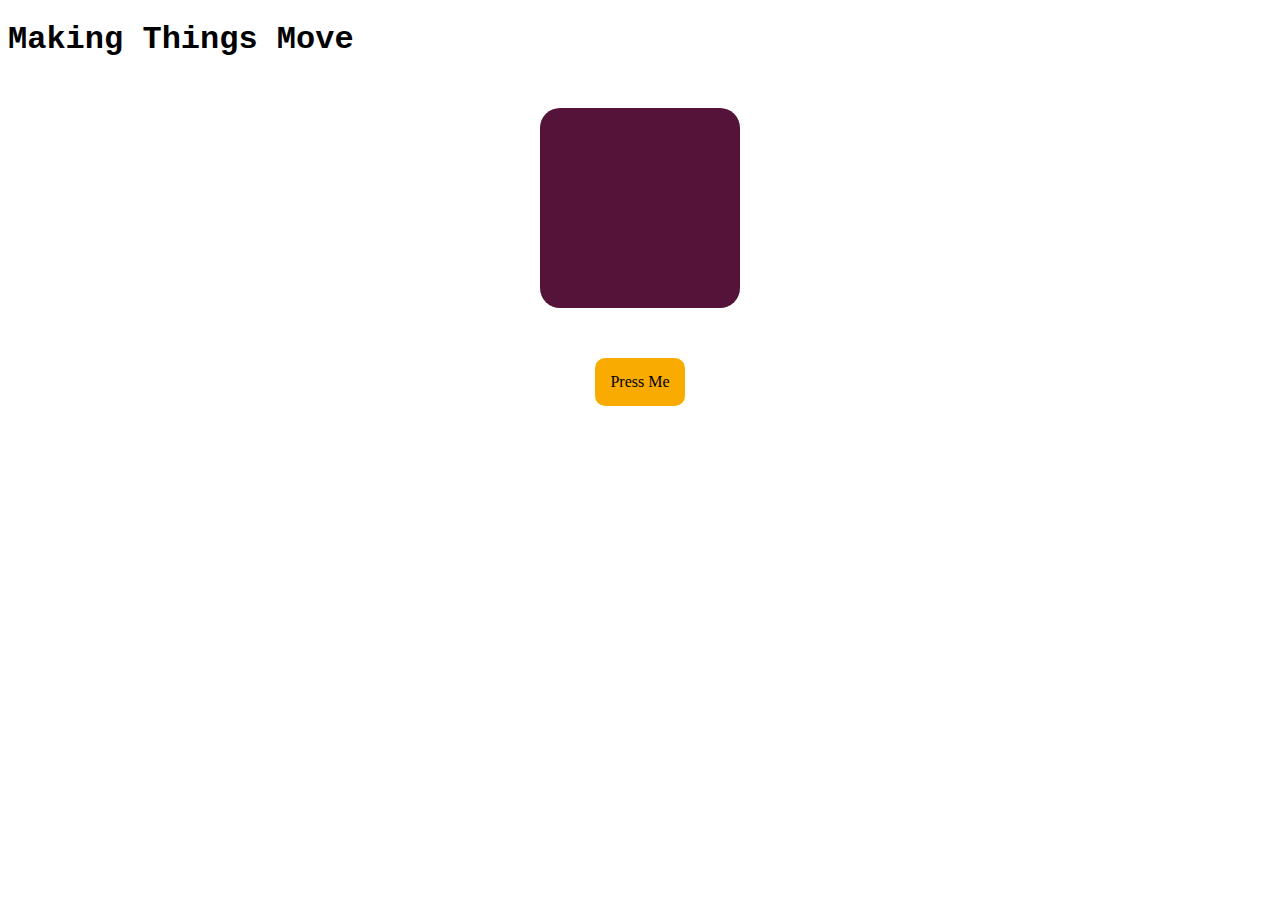
<file: 05-css-transitions/index.html>
<!DOCTYPE html>
<html lang="en">
<head>
    <meta charset="UTF-8">
    <meta name="viewport" content="width=device-width, initial-scale=1.0">
    <title>CSS Transitions</title>
    <link rel="stylesheet" href="css/style.css">
</head>
<body>
    
</body>
<header>
    <h1 class="title">Making Things Move</h1>
</header>
<main>
    <div class="square"></div>
    <div class="button-div">
        <a href="#" class="button">Press Me</a>
    </div>
</main>

</html>
</file>
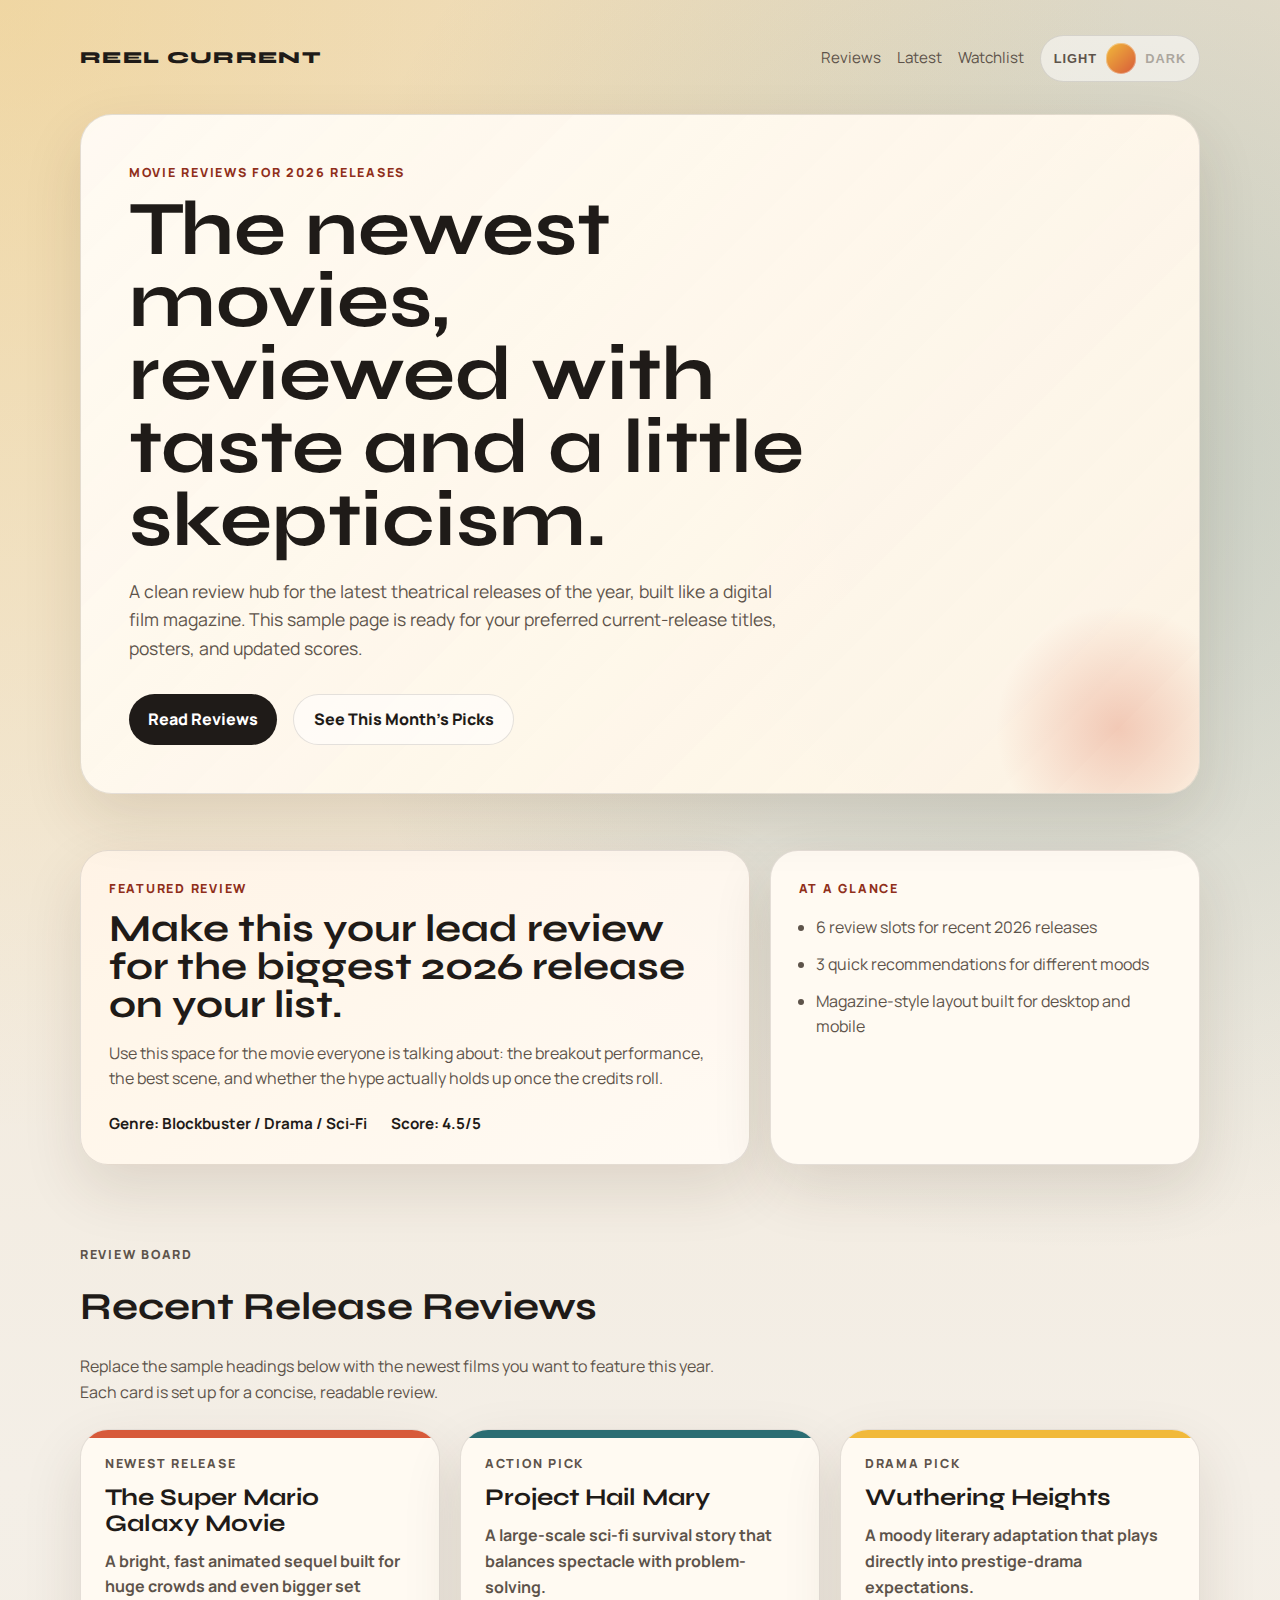
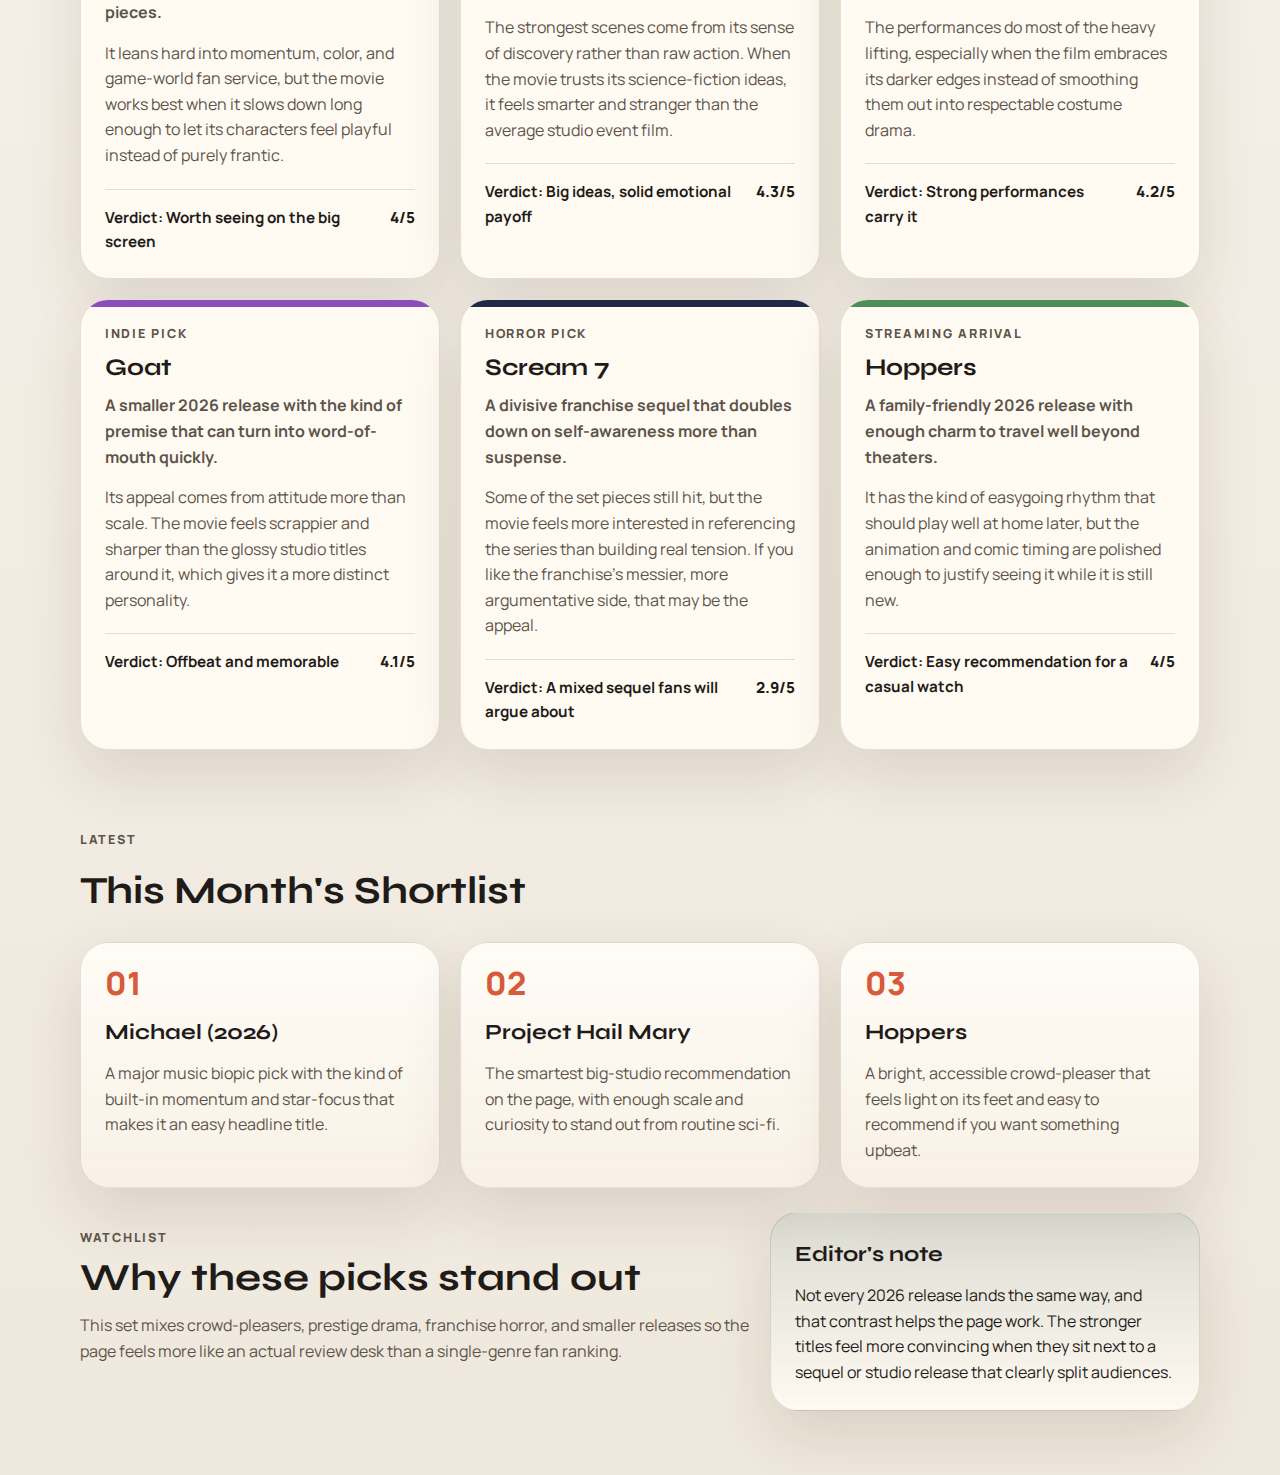
<file: copilot-stuff/index.html>
<!DOCTYPE html>
<html lang="en">
<head>
	<meta charset="UTF-8">
	<meta name="viewport" content="width=device-width, initial-scale=1.0">
	<title>Reel Current | 2026 Movie Reviews</title>
	<link rel="preconnect" href="https://fonts.googleapis.com">
	<link rel="preconnect" href="https://fonts.gstatic.com" crossorigin>
	<link href="https://fonts.googleapis.com/css2?family=Manrope:wght@400;500;700;800&family=Syne:wght@500;700;800&display=swap" rel="stylesheet">
	<link rel="stylesheet" href="css/style.css">
</head>
<body>
	<header class="hero">
		<nav class="topbar">
			<p class="brand">Reel Current</p>
			<div class="topbar-controls">
				<div class="topbar-links">
				<a href="#reviews">Reviews</a>
				<a href="#latest">Latest</a>
				<a href="#watchlist">Watchlist</a>
				</div>
				<button class="theme-toggle" id="theme-toggle" type="button" aria-label="Toggle dark mode" aria-pressed="false">
					<span class="theme-toggle-track">
						<span class="theme-toggle-label theme-toggle-label-light">Light</span>
						<span class="theme-toggle-thumb"></span>
						<span class="theme-toggle-label theme-toggle-label-dark">Dark</span>
					</span>
				</button>
			</div>
		</nav>

		<section class="hero-content">
			<p class="eyebrow">Movie Reviews for 2026 Releases</p>
			<h1>The newest movies, reviewed with taste and a little skepticism.</h1>
			<p class="hero-copy">
				A clean review hub for the latest theatrical releases of the year, built like a digital film magazine.
				This sample page is ready for your preferred current-release titles, posters, and updated scores.
			</p>
			<div class="hero-actions">
				<a class="button button-solid" href="#reviews">Read Reviews</a>
				<a class="button button-ghost" href="#latest">See This Month's Picks</a>
			</div>
		</section>
	</header>

	<main>
		<section class="highlights" aria-label="Review highlights">
			<article class="highlight-card featured">
				<p class="card-label">Featured Review</p>
				<h2>Make this your lead review for the biggest 2026 release on your list.</h2>
				<p>
					Use this space for the movie everyone is talking about: the breakout performance, the best scene,
					and whether the hype actually holds up once the credits roll.
				</p>
				<div class="meta-row">
					<span>Genre: Blockbuster / Drama / Sci-Fi</span>
					<span>Score: 4.5/5</span>
				</div>
			</article>

			<article class="highlight-card stat-card">
				<p class="card-label">At a Glance</p>
				<ul>
					<li>6 review slots for recent 2026 releases</li>
					<li>3 quick recommendations for different moods</li>
					<li>Magazine-style layout built for desktop and mobile</li>
				</ul>
			</article>
		</section>

		<section class="reviews-section" id="reviews">
			<div class="section-heading">
				<p class="eyebrow">Review Board</p>
				<h2>Recent Release Reviews</h2>
				<p>
					Replace the sample headings below with the newest films you want to feature this year.
					Each card is set up for a concise, readable review.
				</p>
			</div>

			<div class="review-grid">
				<article class="review-card review-card-accent-1">
					<p class="review-tag">Newest Release</p>
					<h3>The Super Mario Galaxy Movie</h3>
					<p class="review-subtitle">A bright, fast animated sequel built for huge crowds and even bigger set pieces.</p>
					<p>
						It leans hard into momentum, color, and game-world fan service, but the movie works best when it slows
						down long enough to let its characters feel playful instead of purely frantic.
					</p>
					<div class="review-footer">
						<span>Verdict: Worth seeing on the big screen</span>
						<strong>4/5</strong>
					</div>
				</article>

				<article class="review-card review-card-accent-2">
					<p class="review-tag">Action Pick</p>
					<h3>Project Hail Mary</h3>
					<p class="review-subtitle">A large-scale sci-fi survival story that balances spectacle with problem-solving.</p>
					<p>
						The strongest scenes come from its sense of discovery rather than raw action. When the movie trusts its
						science-fiction ideas, it feels smarter and stranger than the average studio event film.
					</p>
					<div class="review-footer">
						<span>Verdict: Big ideas, solid emotional payoff</span>
						<strong>4.3/5</strong>
					</div>
				</article>

				<article class="review-card review-card-accent-3">
					<p class="review-tag">Drama Pick</p>
					<h3>Wuthering Heights</h3>
					<p class="review-subtitle">A moody literary adaptation that plays directly into prestige-drama expectations.</p>
					<p>
						The performances do most of the heavy lifting, especially when the film embraces its darker edges instead
						of smoothing them out into respectable costume drama.
					</p>
					<div class="review-footer">
						<span>Verdict: Strong performances carry it</span>
						<strong>4.2/5</strong>
					</div>
				</article>

				<article class="review-card review-card-accent-4">
					<p class="review-tag">Indie Pick</p>
					<h3>Goat</h3>
					<p class="review-subtitle">A smaller 2026 release with the kind of premise that can turn into word-of-mouth quickly.</p>
					<p>
						Its appeal comes from attitude more than scale. The movie feels scrappier and sharper than the glossy
						studio titles around it, which gives it a more distinct personality.
					</p>
					<div class="review-footer">
						<span>Verdict: Offbeat and memorable</span>
						<strong>4.1/5</strong>
					</div>
				</article>

				<article class="review-card review-card-accent-5">
					<p class="review-tag">Horror Pick</p>
					<h3>Scream 7</h3>
					<p class="review-subtitle">A divisive franchise sequel that doubles down on self-awareness more than suspense.</p>
					<p>
						Some of the set pieces still hit, but the movie feels more interested in referencing the series than building
						real tension. If you like the franchise's messier, more argumentative side, that may be the appeal.
					</p>
					<div class="review-footer">
						<span>Verdict: A mixed sequel fans will argue about</span>
						<strong>2.9/5</strong>
					</div>
				</article>

				<article class="review-card review-card-accent-6">
					<p class="review-tag">Streaming Arrival</p>
					<h3>Hoppers</h3>
					<p class="review-subtitle">A family-friendly 2026 release with enough charm to travel well beyond theaters.</p>
					<p>
						It has the kind of easygoing rhythm that should play well at home later, but the animation and comic timing
						are polished enough to justify seeing it while it is still new.
					</p>
					<div class="review-footer">
						<span>Verdict: Easy recommendation for a casual watch</span>
						<strong>4/5</strong>
					</div>
				</article>
			</div>
		</section>

		<section class="latest-section" id="latest">
			<div class="section-heading compact">
				<p class="eyebrow">Latest</p>
				<h2>This Month's Shortlist</h2>
			</div>

			<div class="latest-grid">
				<article class="mini-panel">
					<span class="mini-rank">01</span>
					<h3>Michael (2026)</h3>
					<p>A major music biopic pick with the kind of built-in momentum and star-focus that makes it an easy headline title.</p>
				</article>
				<article class="mini-panel">
					<span class="mini-rank">02</span>
					<h3>Project Hail Mary</h3>
					<p>The smartest big-studio recommendation on the page, with enough scale and curiosity to stand out from routine sci-fi.</p>
				</article>
				<article class="mini-panel">
					<span class="mini-rank">03</span>
					<h3>Hoppers</h3>
					<p>A bright, accessible crowd-pleaser that feels light on its feet and easy to recommend if you want something upbeat.</p>
				</article>
			</div>
		</section>

		<section class="watchlist-section" id="watchlist">
			<div class="watchlist-copy">
				<p class="eyebrow">Watchlist</p>
				<h2>Why these picks stand out</h2>
				<p>
					This set mixes crowd-pleasers, prestige drama, franchise horror, and smaller releases so the page feels
					more like an actual review desk than a single-genre fan ranking.
				</p>
			</div>

			<div class="watchlist-panel">
				<h3>Editor's note</h3>
				<p>
					Not every 2026 release lands the same way, and that contrast helps the page work. The stronger titles feel
					more convincing when they sit next to a sequel or studio release that clearly split audiences.
				</p>
			</div>
		</section>
	</main>
	<script>
		const themeToggle = document.getElementById("theme-toggle");
		const storageKey = "reel-current-theme";

		const setTheme = (theme) => {
			document.body.classList.toggle("dark-mode", theme === "dark");
			themeToggle.setAttribute("aria-pressed", String(theme === "dark"));
			localStorage.setItem(storageKey, theme);
		};

		const savedTheme = localStorage.getItem(storageKey);
		const preferredTheme = window.matchMedia("(prefers-color-scheme: dark)").matches ? "dark" : "light";
		setTheme(savedTheme || preferredTheme);

		themeToggle.addEventListener("click", () => {
			const nextTheme = document.body.classList.contains("dark-mode") ? "light" : "dark";
			setTheme(nextTheme);
		});
	</script>
</body>
</html>
</file>
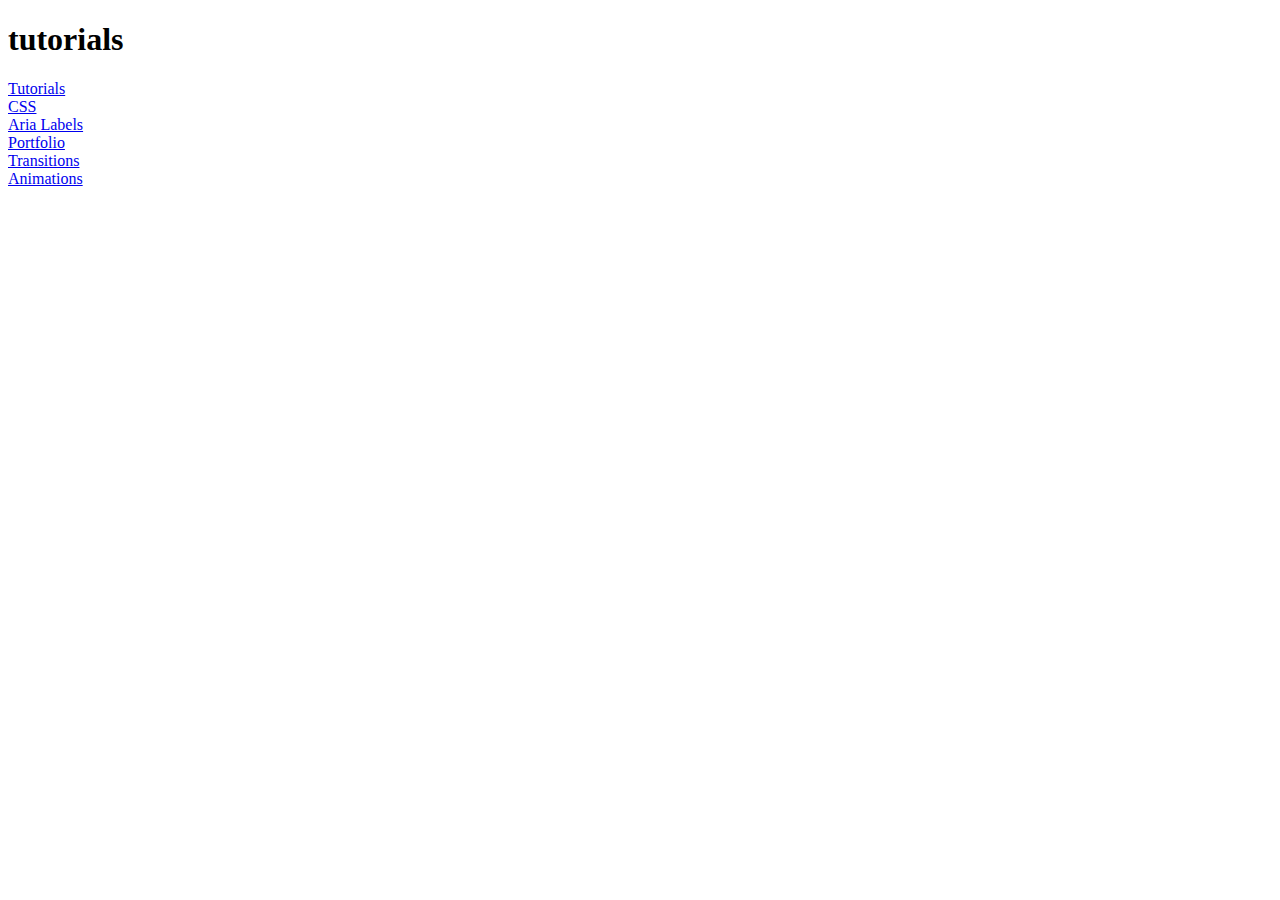
<file: main/index.html>
<!DOCTYPE html>
<html lang="en">
<head>
    <meta charset="UTF-8">
    <meta name="viewport" content="width=device-width, initial-scale=1.0">
    <title>Welcome</title>
</head>
<body>
       <h1>tutorials</h1>
    <a href="../tutorials/01-html/index.html">Tutorials</a> <div></div>
    <a href="../tutorials/01-html/something-else.html">CSS</a> <div></div>
    <a href="../03-html/participation/index.html">Aria Labels</a> <div></div>
    <a href="../04-css/03-css-single-page-portfolio/index.html">Portfolio</a><div></div>
    <a href="../05-css-transitions/index.html">Transitions</a><div></div>
    <a href="../tutorials/06-css-animations/index.html">Animations</a><div></div>

</body>
</html>
</file>
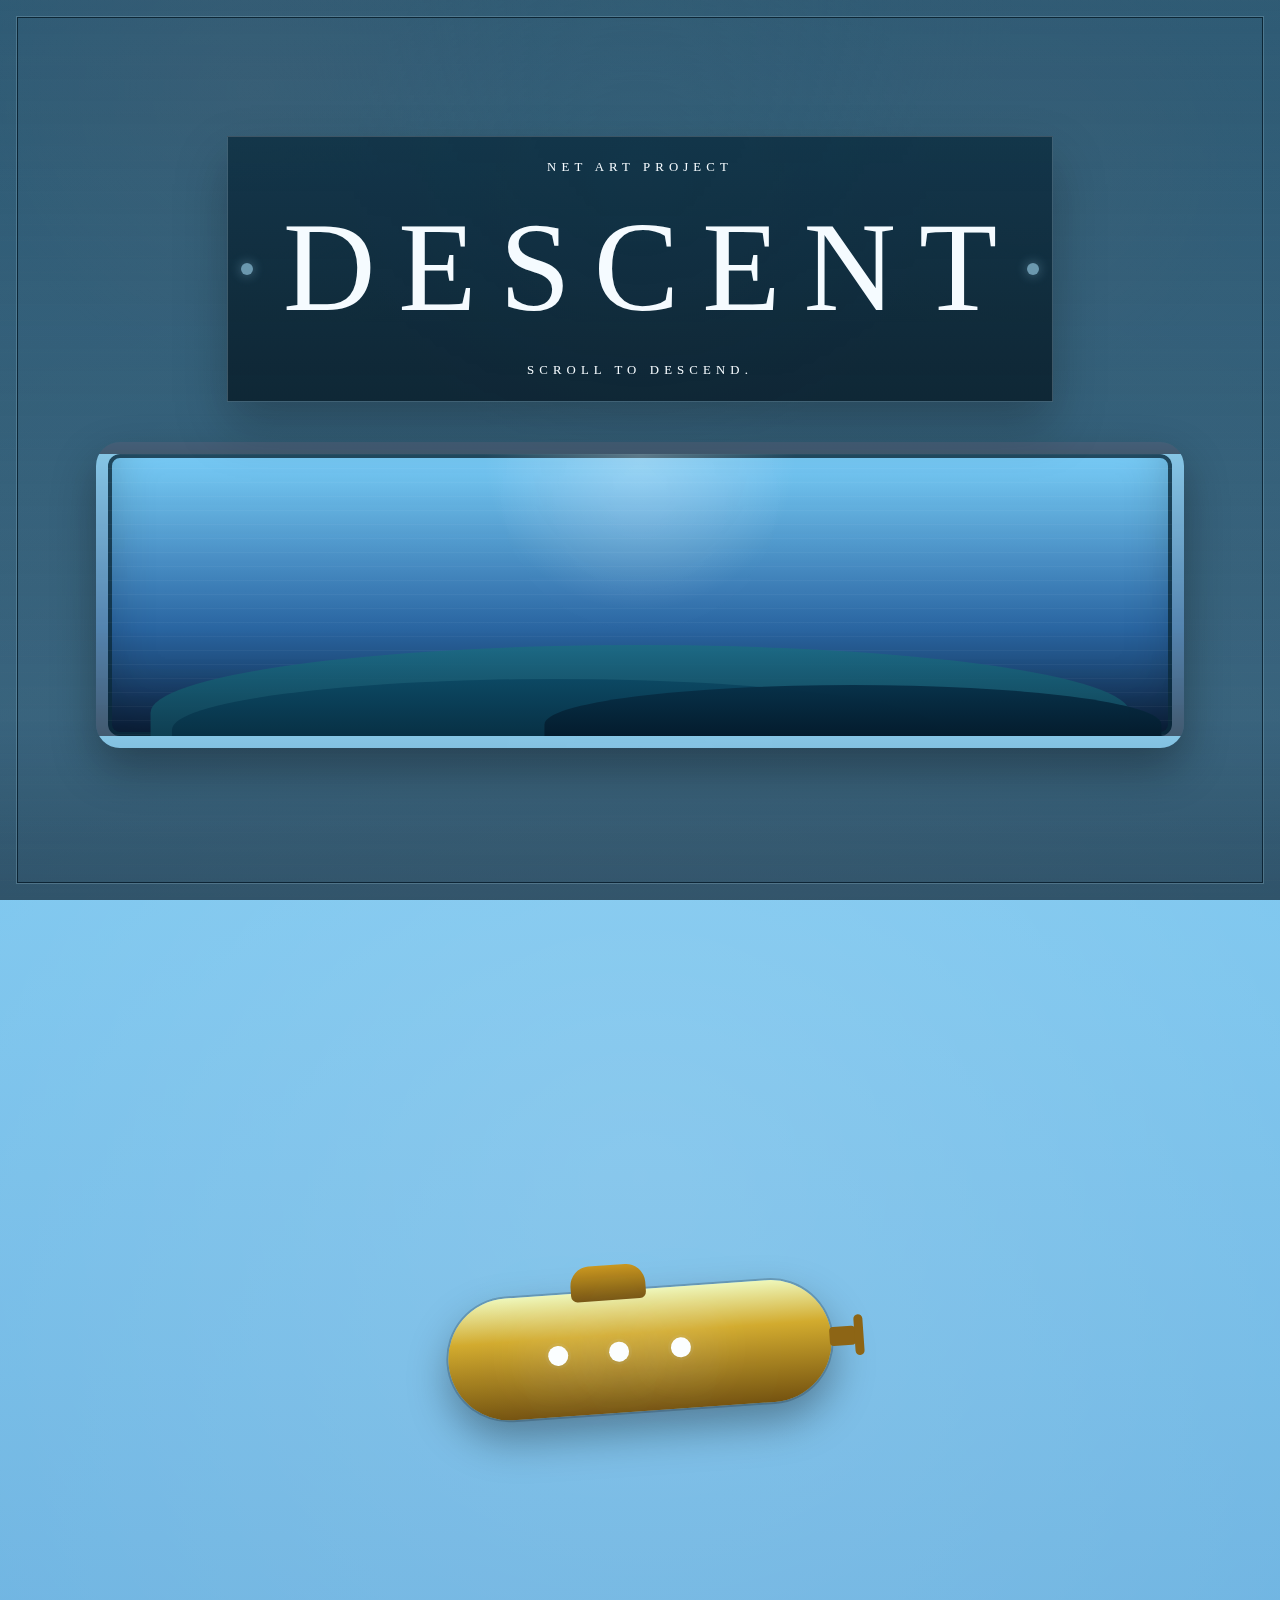
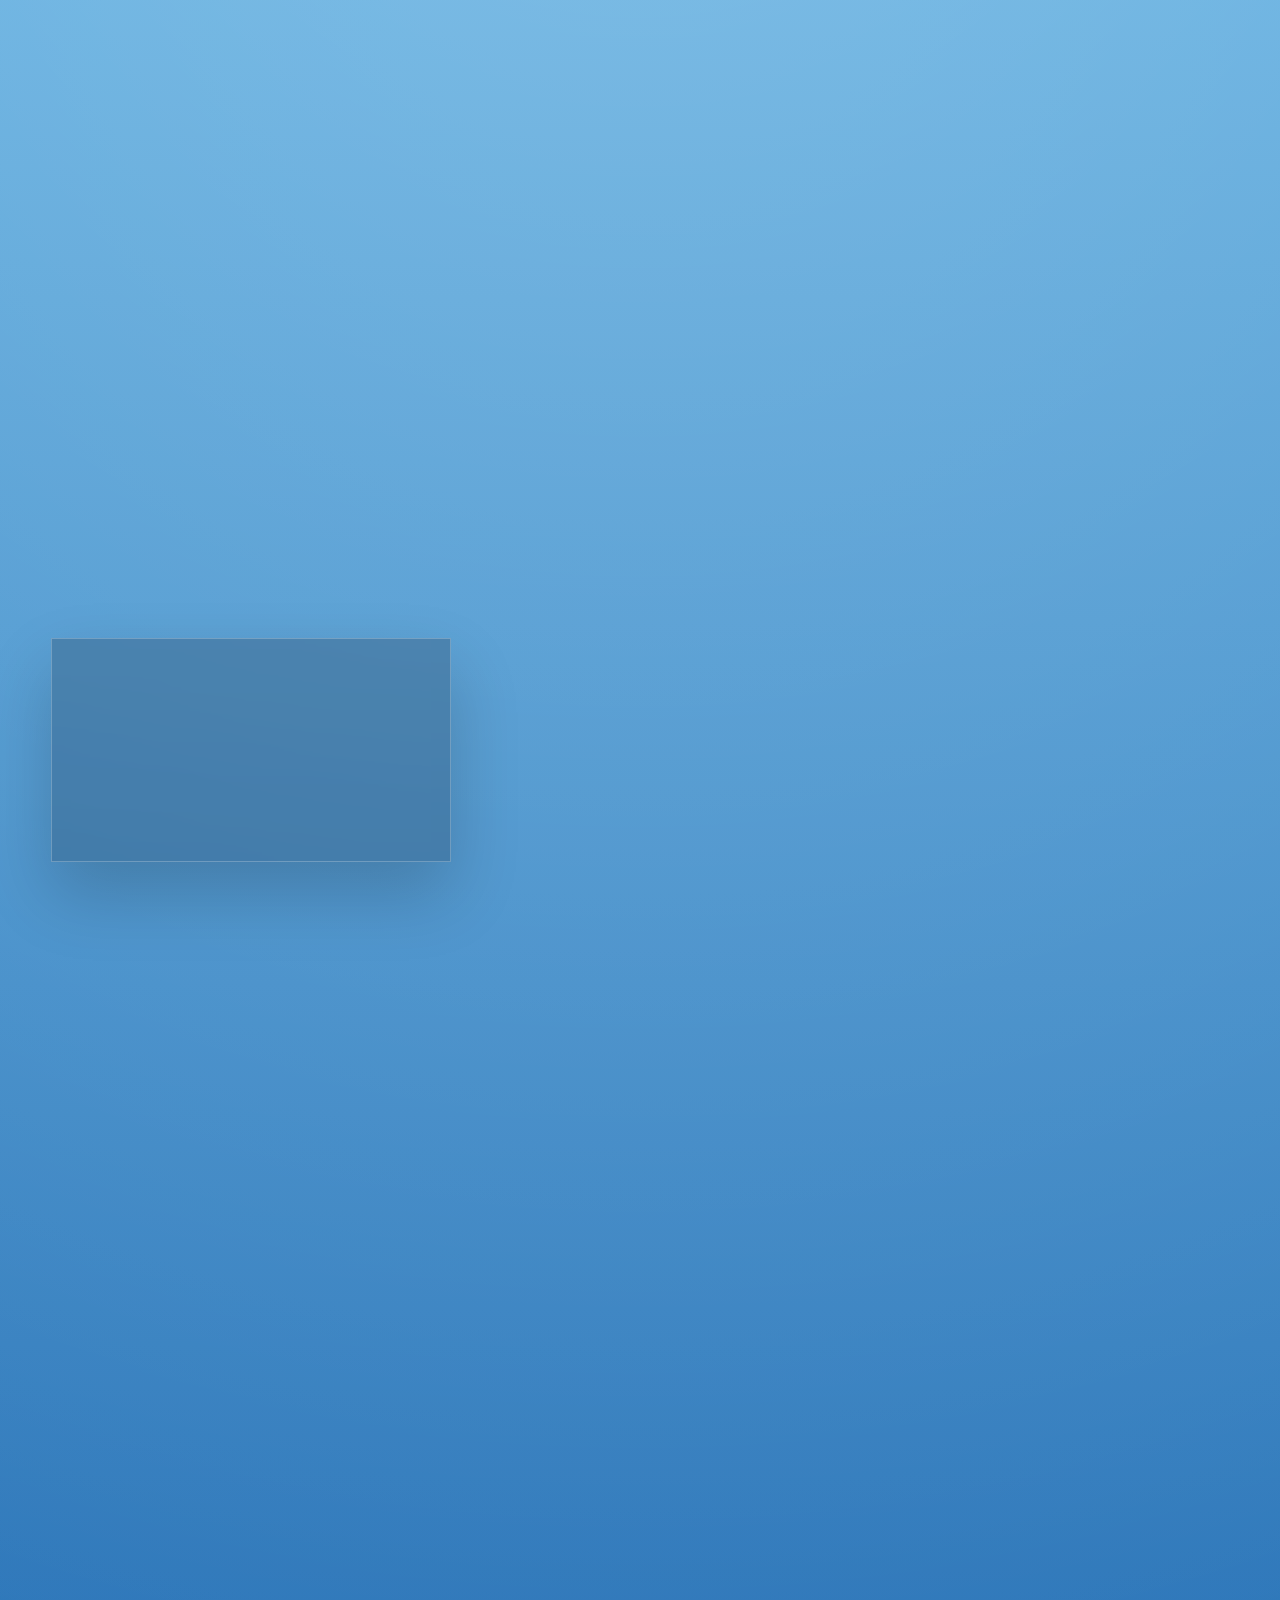
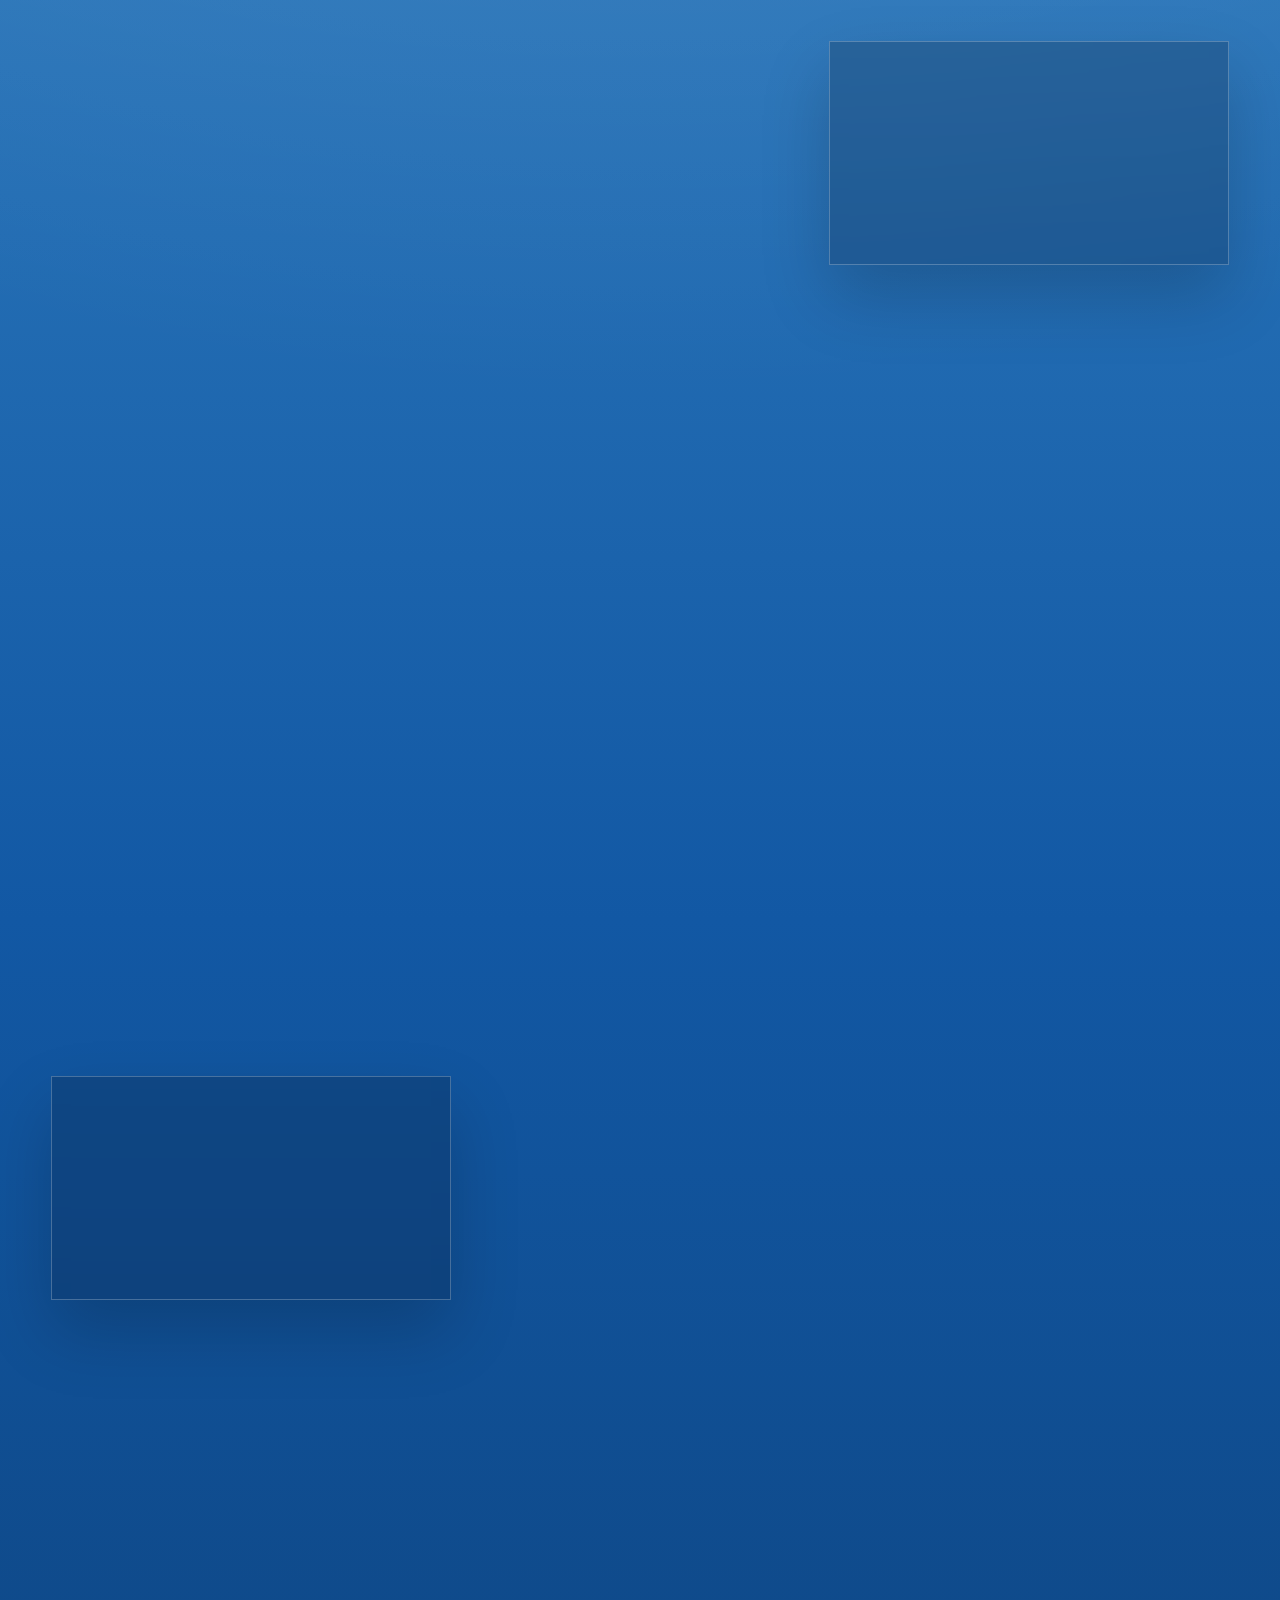
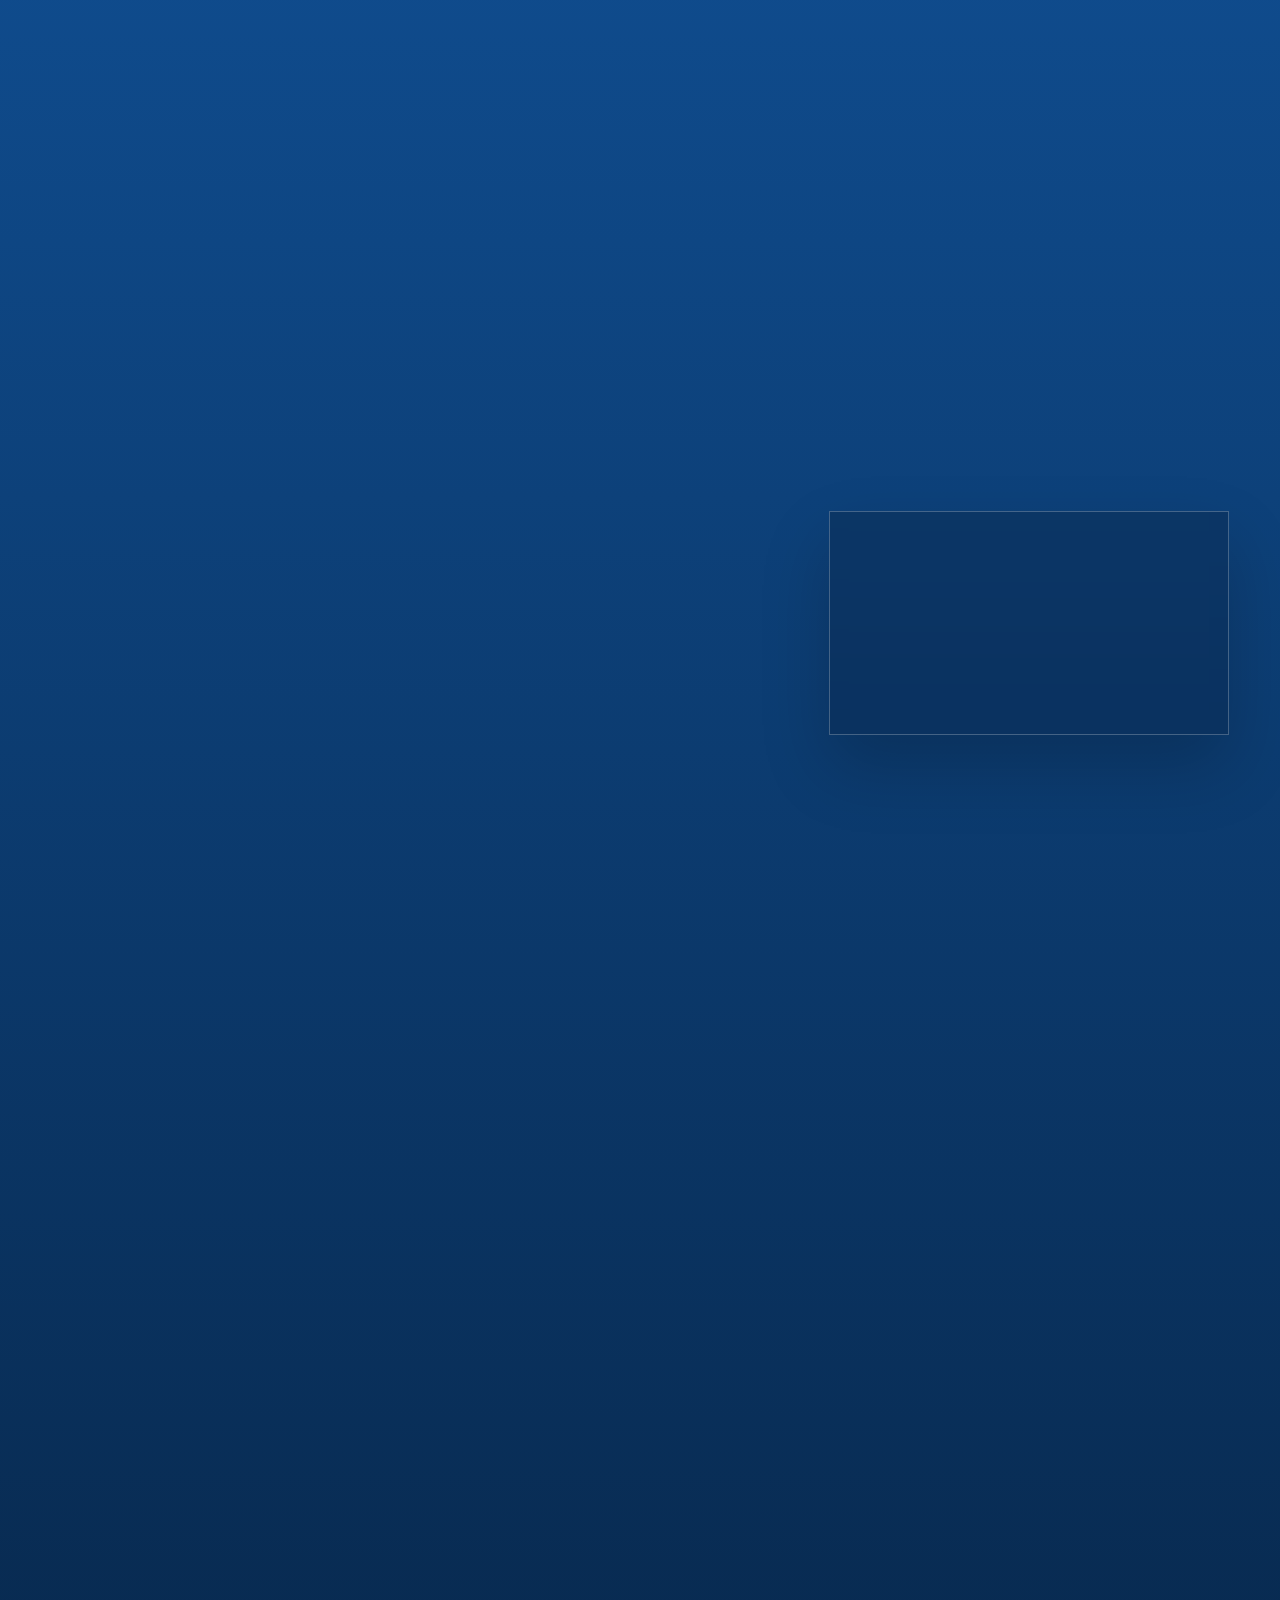
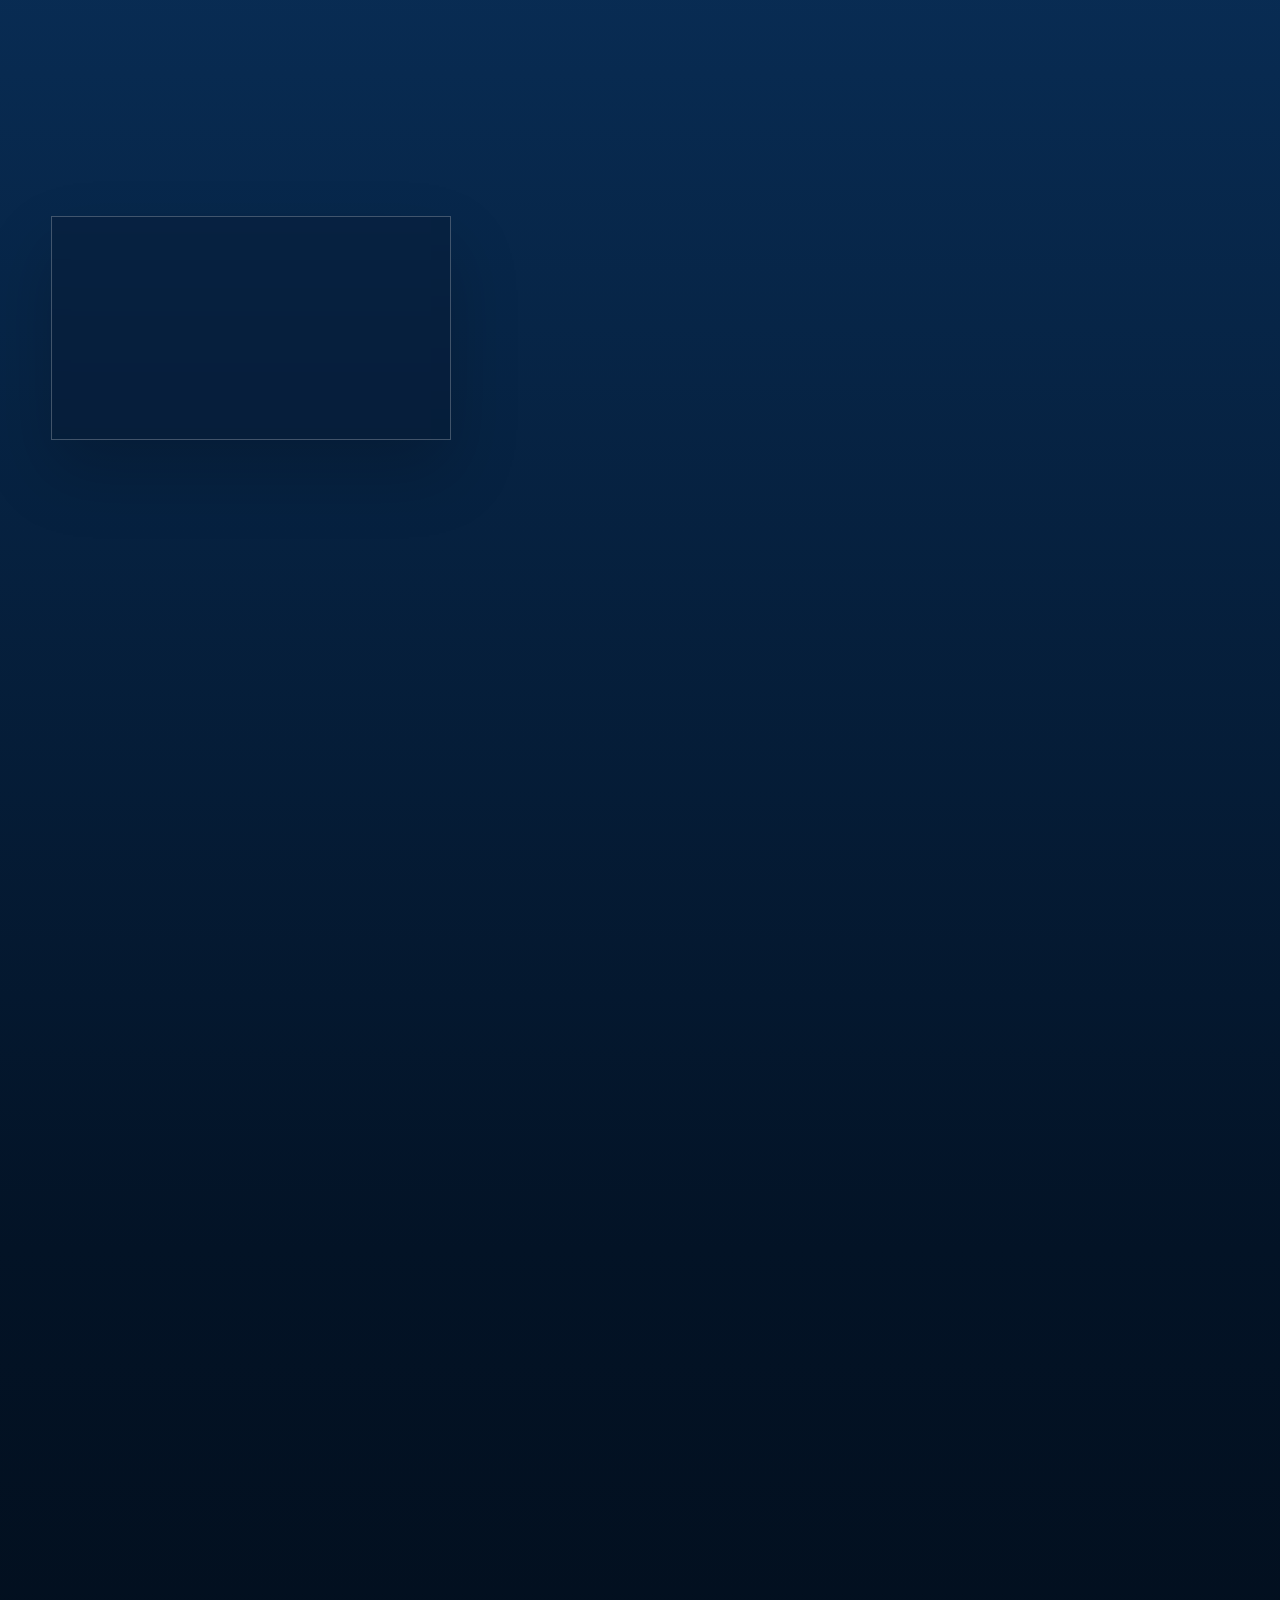
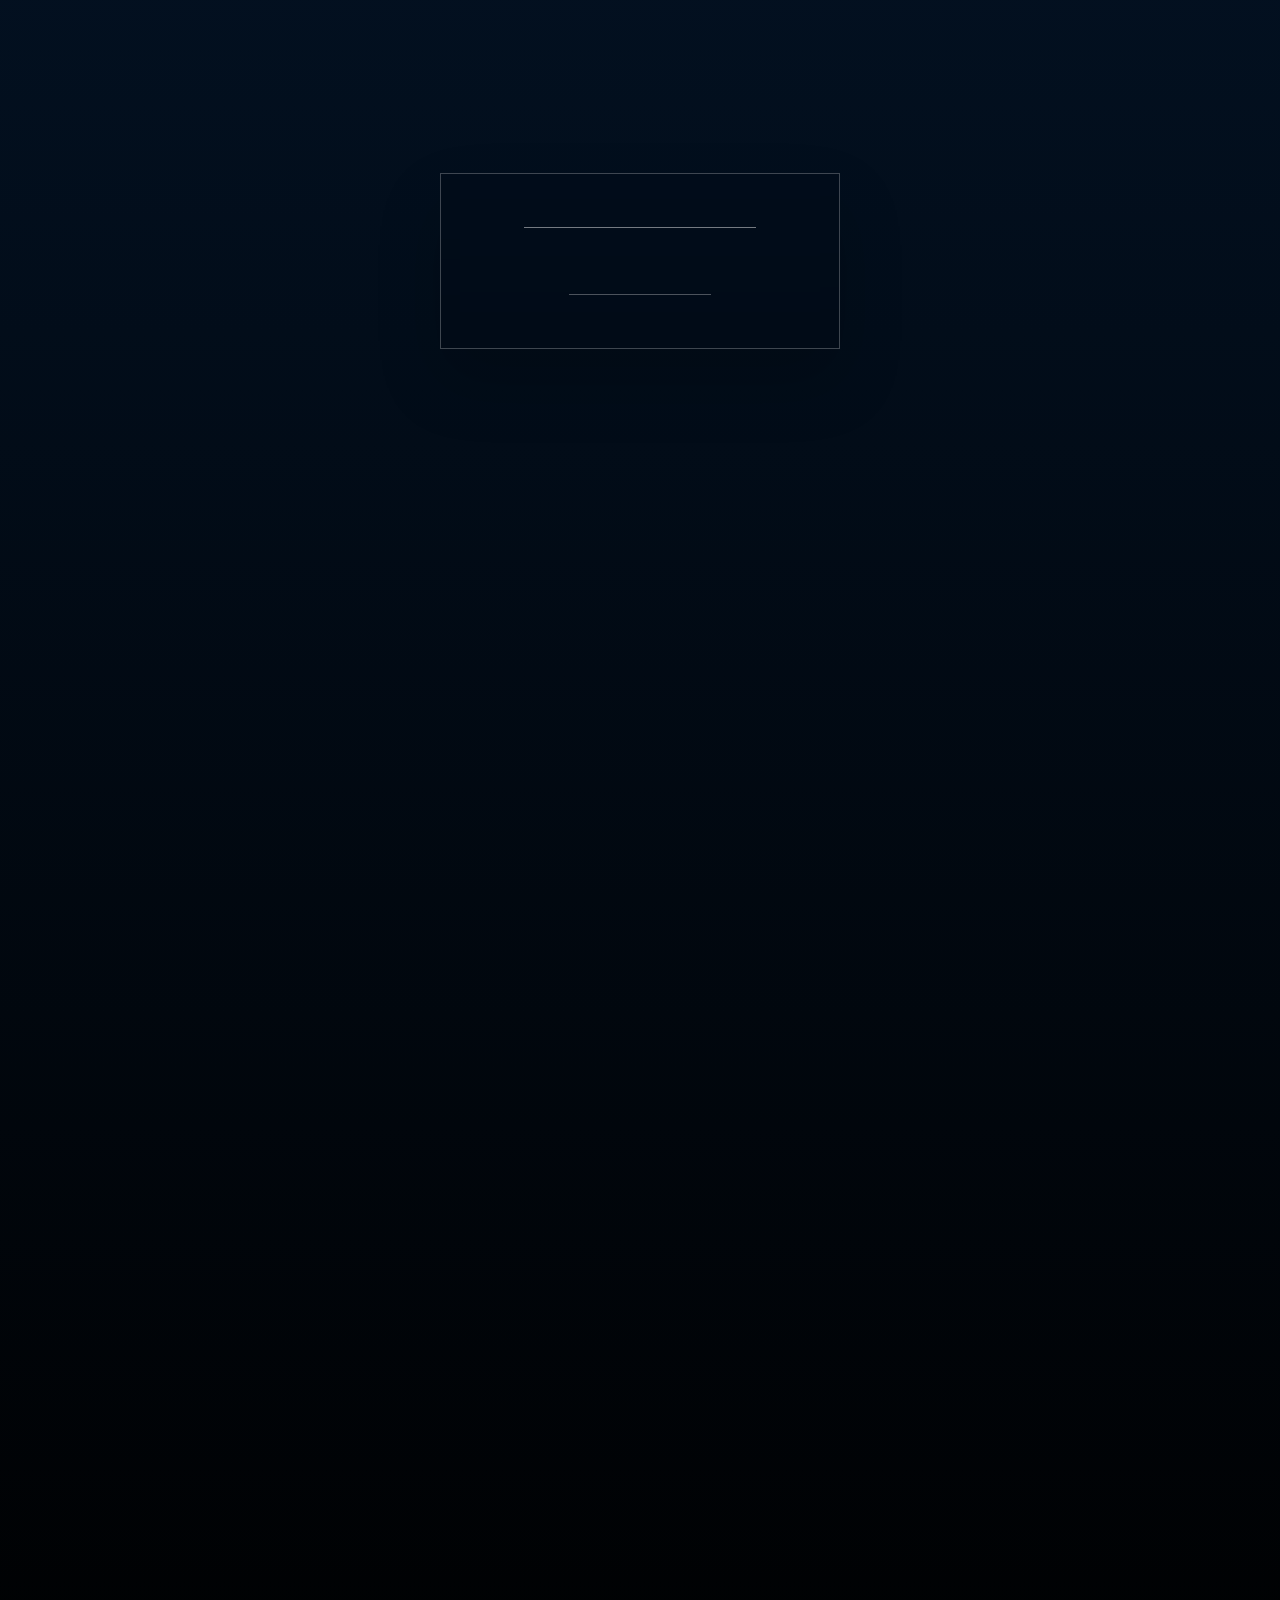
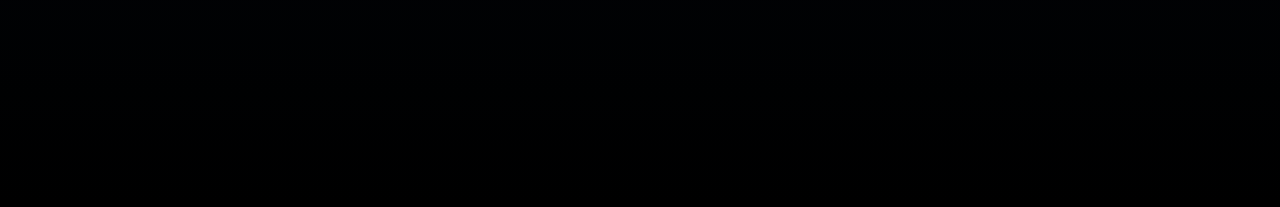
<file: netartproj/index.html>
<!DOCTYPE html>
<html lang="en">

<head>
	<meta charset="UTF-8">
	<meta name="viewport" content="width=device-width, initial-scale=1.0">
	<title>Net Art Descent</title>
	<link rel="stylesheet" href="css/style.css">
</head>

<body>
	<div class="page-shell">
		<header class="intro-panel">
			<div class="intro-console">
				<p class="intro-kicker">NET ART PROJECT</p>
				<h1>DESCENT</h1>
				<p class="intro-direction">Scroll to descend.</p>
			</div>
			<div class="intro-window" aria-hidden="true">
				<span class="hill hill-back"></span>
				<span class="hill hill-mid"></span>
				<span class="hill hill-front"></span>
			</div>
		</header>

		<main class="story-world">
			<div class="ocean-filter"></div>
			<div class="story-track" aria-hidden="true"></div>

			<section class="submarine-stage" aria-label="Animated submarine scene">
				<div class="submarine-wrap">
					<div class="submarine" id="submarine" role="img" aria-label="Submarine silhouette descending through the ocean">
						<div class="submarine-body">
						</div>
						<span class="submarine-window window-one"></span>
						<span class="submarine-window window-two"></span>
						<span class="submarine-window window-three"></span>
						<span class="submarine-tail"></span>
						<span class="submarine-propeller"></span>
					</div>
				</div>
			</section>

			<section class="story-section story-section-left story-section-surface">
				<div class="text-card text-card-left">
					<h2>&nbsp;</h2>
					<p>&nbsp;</p>
					<p>&nbsp;</p>
				</div>
			</section>

			<section class="story-section story-section-right story-section-mid">
				<div class="text-card text-card-right">
					<h2>&nbsp;</h2>
					<p>&nbsp;</p>
					<p>&nbsp;</p>
				</div>
			</section>

			<section class="story-section story-section-left story-section-deep">
				<div class="text-card text-card-left">
					<h2>&nbsp;</h2>
					<p>&nbsp;</p>
					<p>&nbsp;</p>
				</div>
			</section>

			<section class="story-section story-section-right story-section-abyss">
				<div class="text-card text-card-right">
					<h2>&nbsp;</h2>
					<p>&nbsp;</p>
					<p>&nbsp;</p>
				</div>
			</section>

			<section class="story-section story-section-left story-section-blackwater">
				<div class="text-card text-card-left">
					<h2>&nbsp;</h2>
					<p>&nbsp;</p>
					<p>&nbsp;</p>
				</div>
			</section>

			<section class="story-section story-section-ending">
				<div class="ending-panel">
					<span class="ending-line"></span>
					<span class="ending-line ending-line-short"></span>
				</div>
			</section>
		</main>
	</div>

	<script src="javascript/animation.js"></script>
</body>

</html>
</file>
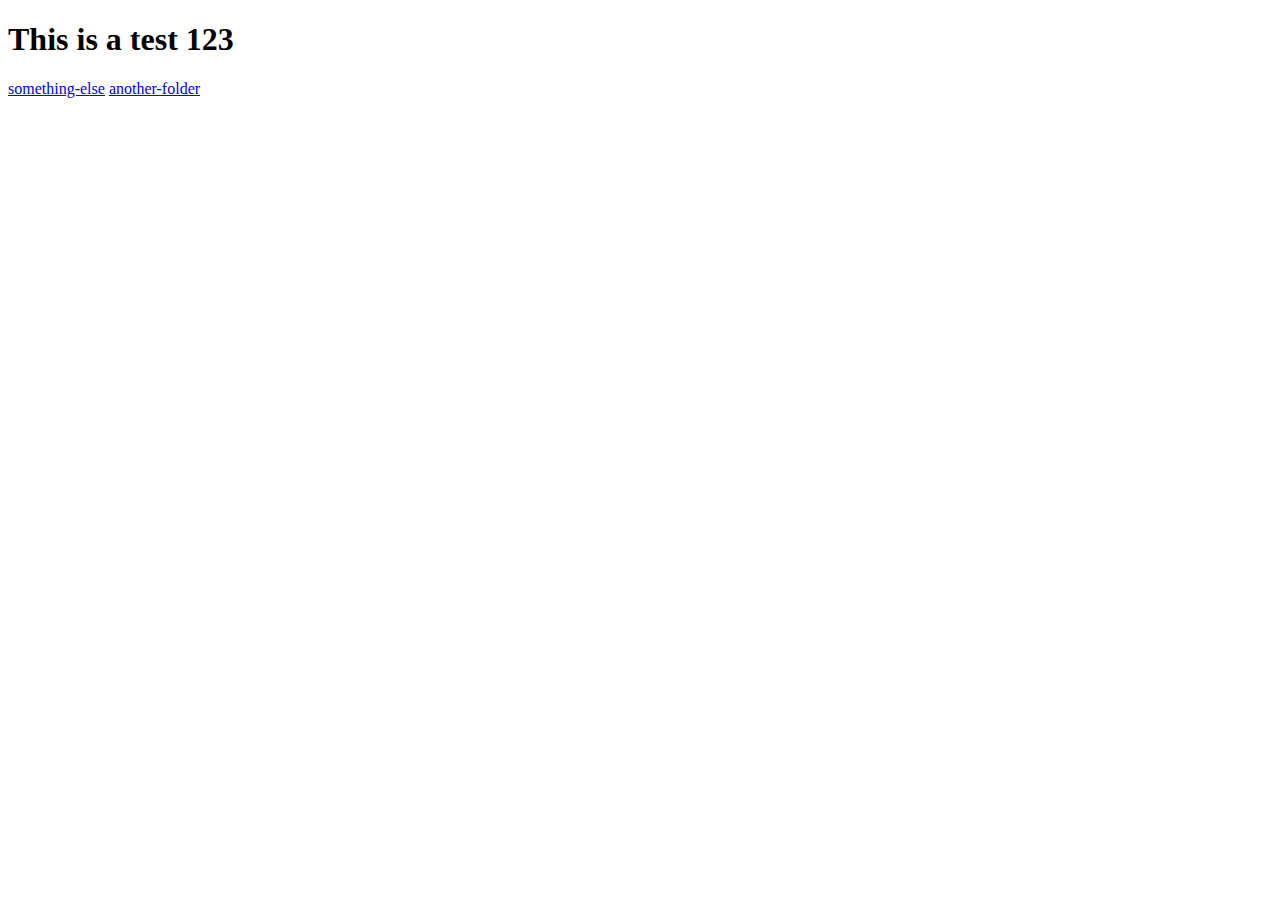
<file: tutorials/index.html>
<!DOCTYPE html>
<html lang="en">
<head>
    <meta charset="UTF-8">
    <meta name="viewport" content="width=device-width, initial-scale=1.0">
    <title>Tut 0</title>
</head>
<body>
    <h1>This is a test 123</h1>
    <a href="something-else.html">something-else</a>
    <a href="another-folder">another-folder</a>
</body>
</html>
</file>
<file: 05-css-transitions/css/style.css>
.title {
    font-family: 'Courier New', Courier, monospace;

}

.square {
   background-color: rgb(85, 19, 57);
   height: 200px;
   width: 200px;
   border-radius: 20px;
   margin: 50px auto;
   transition: transform 1s;
}

.square:hover {
    background-color: rgb(29, 28, 116);
    transform: rotate(30deg);
}

.button {
    color: rgb(0, 0, 0);
    background-color: rgb(250, 171, 1);
    padding: 15px;
    margin: 50px auto;
    border-radius: 10px;
    text-decoration: none;
    display: block;
    width: fit-content;
    transition: all .5s;
}

.button:hover {
    background-color: rgb(123, 21, 136);
    color: rgb(255, 255, 255);
    transform: scale(1.5);

}
.button-div {
    text-align: center;
}
</file>
<file: copilot-stuff/css/style.css>
:root {
	--bg: #f4efe7;
	--surface: rgba(255, 252, 246, 0.85);
	--surface-strong: #fffaf2;
	--text: #1f1b18;
	--muted: #5d534a;
	--line: rgba(31, 27, 24, 0.12);
	--accent: #d75a3a;
	--accent-deep: #8f2f1a;
	--gold: #f1b93a;
	--teal: #2b6d73;
	--shadow: 0 24px 60px rgba(68, 44, 20, 0.12);
}

* {
	box-sizing: border-box;
	margin: 0;
	padding: 0;
}

html {
	scroll-behavior: smooth;
}

body {
	min-height: 100vh;
	font-family: "Manrope", sans-serif;
	color: var(--text);
	background:
		radial-gradient(circle at top left, rgba(241, 185, 58, 0.3), transparent 34%),
		radial-gradient(circle at 85% 15%, rgba(43, 109, 115, 0.22), transparent 28%),
		linear-gradient(180deg, #efe3d0 0%, var(--bg) 48%, #efe8dd 100%);
	line-height: 1.6;
}

a {
	color: inherit;
	text-decoration: none;
}

img {
	display: block;
	max-width: 100%;
}

.hero,
main {
	width: min(1120px, calc(100% - 2rem));
	margin: 0 auto;
}

.hero {
	padding: 1.2rem 0 2rem;
}

.topbar {
	display: flex;
	align-items: center;
	justify-content: space-between;
	gap: 1rem;
	padding: 1rem 0 2rem;
}

.brand,
h1,
h2,
h3 {
	font-family: "Syne", sans-serif;
}

.brand {
	font-size: 1.05rem;
	font-weight: 800;
	letter-spacing: 0.08em;
	text-transform: uppercase;
}

.topbar-links {
	display: flex;
	gap: 1rem;
	font-size: 0.95rem;
	color: var(--muted);
}

.topbar-controls {
	display: flex;
	align-items: center;
	gap: 1rem;
}

.theme-toggle {
	border: 1px solid var(--line);
	background: rgba(255, 255, 255, 0.52);
	border-radius: 999px;
	padding: 0.25rem;
	cursor: pointer;
	color: var(--text);
	transition: background-color 0.2s ease, border-color 0.2s ease, transform 0.2s ease;
}

.theme-toggle:hover {
	transform: translateY(-1px);
}

.theme-toggle-track {
	display: grid;
	grid-template-columns: auto 1.9rem auto;
	align-items: center;
	gap: 0.55rem;
	padding: 0.2rem 0.55rem;
	font-size: 0.8rem;
	font-weight: 800;
	text-transform: uppercase;
	letter-spacing: 0.08em;
}

.theme-toggle-label {
	color: var(--muted);
}

.theme-toggle-thumb {
	width: 1.9rem;
	height: 1.9rem;
	border-radius: 50%;
	background: linear-gradient(135deg, var(--gold), var(--accent));
	box-shadow: inset 0 0 0 1px rgba(255, 255, 255, 0.35);
}

.hero-content {
	padding: 3rem;
	border: 1px solid var(--line);
	border-radius: 32px;
	background:
		linear-gradient(135deg, rgba(255, 250, 242, 0.94), rgba(253, 243, 226, 0.82)),
		var(--surface);
	box-shadow: var(--shadow);
	position: relative;
	overflow: hidden;
}

.hero-content::after {
	content: "";
	position: absolute;
	inset: auto -3rem -4rem auto;
	width: 16rem;
	height: 16rem;
	border-radius: 50%;
	background: radial-gradient(circle, rgba(215, 90, 58, 0.28), transparent 68%);
}

.eyebrow,
.card-label,
.review-tag {
	text-transform: uppercase;
	letter-spacing: 0.14em;
	font-size: 0.78rem;
	font-weight: 800;
	color: var(--accent-deep);
}

h1 {
	max-width: 12ch;
	margin-top: 0.6rem;
	font-size: clamp(3rem, 6vw, 5.8rem);
	line-height: 0.95;
}

.hero-copy {
	max-width: 42rem;
	margin-top: 1.25rem;
	font-size: 1.1rem;
	color: var(--muted);
}

.hero-actions {
	display: flex;
	flex-wrap: wrap;
	gap: 1rem;
	margin-top: 2rem;
}

.button {
	display: inline-flex;
	align-items: center;
	justify-content: center;
	min-height: 3rem;
	padding: 0.75rem 1.2rem;
	border-radius: 999px;
	font-weight: 800;
	transition: transform 0.2s ease, background-color 0.2s ease;
}

.button:hover {
	transform: translateY(-2px);
}

.button-solid {
	background: var(--text);
	color: #fff;
}

.button-ghost {
	border: 1px solid var(--line);
	background: rgba(255, 255, 255, 0.55);
}

main {
	padding-bottom: 4rem;
}

.highlights,
.watchlist-section {
	display: grid;
	grid-template-columns: 1.4fr 0.9fr;
	gap: 1.25rem;
	margin-top: 1.5rem;
}

.highlight-card,
.review-card,
.mini-panel,
.watchlist-panel {
	border: 1px solid var(--line);
	border-radius: 28px;
	background: var(--surface-strong);
	box-shadow: var(--shadow);
}

.highlight-card {
	padding: 1.75rem;
}

.featured {
	background: linear-gradient(145deg, rgba(255, 244, 230, 0.96), rgba(255, 250, 244, 0.96));
}

.featured h2,
.section-heading h2,
.watchlist-copy h2 {
	font-size: clamp(2rem, 3vw, 3rem);
	line-height: 1;
	margin: 0.65rem 0 1rem;
}

.featured p:not(.card-label),
.section-heading p,
.watchlist-copy p,
.mini-panel p,
.review-card p {
	color: var(--muted);
}

.meta-row {
	display: flex;
	flex-wrap: wrap;
	gap: 0.75rem 1.5rem;
	margin-top: 1.25rem;
	font-size: 0.95rem;
	font-weight: 700;
	color: var(--text);
}

.stat-card ul,
.watchlist-panel ul {
	margin-top: 1rem;
	padding-left: 1.1rem;
	color: var(--muted);
}

.stat-card li,
.watchlist-panel li {
	margin-bottom: 0.7rem;
}

.reviews-section,
.latest-section {
	margin-top: 5rem;
}

.section-heading {
	display: grid;
	gap: 0.75rem;
	max-width: 42rem;
	margin-bottom: 1.5rem;
}

.section-heading.compact {
	margin-bottom: 1rem;
}

.review-grid,
.latest-grid {
	display: grid;
	gap: 1.25rem;
}

.review-grid {
	grid-template-columns: repeat(3, minmax(0, 1fr));
}

.review-card {
	padding: 1.5rem;
	position: relative;
	overflow: hidden;
	min-height: 17rem;
}

.review-card::before {
	content: "";
	position: absolute;
	inset: 0 0 auto 0;
	height: 0.45rem;
}

.review-card h3 {
	margin-top: 0.7rem;
	font-size: 1.5rem;
	line-height: 1.05;
}

.review-subtitle {
	margin: 0.8rem 0 0.95rem;
	font-weight: 700;
}

.review-footer {
	display: flex;
	justify-content: space-between;
	gap: 1rem;
	margin-top: 1.25rem;
	padding-top: 1rem;
	border-top: 1px solid var(--line);
	font-size: 0.95rem;
	font-weight: 700;
}

.review-card-accent-1::before { background: #d75a3a; }
.review-card-accent-2::before { background: #2b6d73; }
.review-card-accent-3::before { background: #f1b93a; }
.review-card-accent-4::before { background: #8b4fbc; }
.review-card-accent-5::before { background: #202a44; }
.review-card-accent-6::before { background: #4e8f57; }

.latest-grid {
	grid-template-columns: repeat(3, minmax(0, 1fr));
}

.mini-panel {
	padding: 1.5rem;
	background: linear-gradient(180deg, rgba(255, 252, 246, 1), rgba(248, 241, 230, 0.95));
}

.mini-rank {
	display: inline-block;
	margin-bottom: 1rem;
	color: var(--accent);
	font-size: 2rem;
	font-weight: 800;
	line-height: 1;
}

.mini-panel h3,
.watchlist-panel h3 {
	font-size: 1.35rem;
	margin-bottom: 0.7rem;
}

.watchlist-copy {
	padding: 1rem 0;
}

.watchlist-panel {
	padding: 1.5rem;
	background: linear-gradient(180deg, rgba(43, 109, 115, 0.1), rgba(255, 250, 242, 0.95));
}

body.dark-mode {
	--bg: #11151d;
	--surface: rgba(23, 29, 40, 0.88);
	--surface-strong: #181f2b;
	--text: #ecedf2;
	--muted: #a6afc1;
	--line: rgba(236, 237, 242, 0.12);
	--accent: #ff8b5d;
	--accent-deep: #ffc49f;
	--gold: #f4c34d;
	--teal: #6cc7cf;
	--shadow: 0 26px 70px rgba(0, 0, 0, 0.34);
	background:
		radial-gradient(circle at top left, rgba(255, 139, 93, 0.14), transparent 32%),
		radial-gradient(circle at 85% 15%, rgba(108, 199, 207, 0.16), transparent 28%),
		linear-gradient(180deg, #0f131a 0%, #141a23 42%, #0f131a 100%);
}

body.dark-mode .hero-content {
	background:
		linear-gradient(135deg, rgba(31, 39, 54, 0.96), rgba(20, 27, 39, 0.9)),
		var(--surface);
}

body.dark-mode .featured {
	background: linear-gradient(145deg, rgba(39, 29, 27, 0.96), rgba(27, 34, 46, 0.96));
}

body.dark-mode .highlight-card,
body.dark-mode .review-card,
body.dark-mode .mini-panel,
body.dark-mode .watchlist-panel {
	background: var(--surface-strong);
}

body.dark-mode .mini-panel {
	background: linear-gradient(180deg, rgba(24, 31, 43, 1), rgba(18, 24, 34, 0.96));
}

body.dark-mode .watchlist-panel {
	background: linear-gradient(180deg, rgba(108, 199, 207, 0.12), rgba(24, 31, 43, 0.96));
}

body.dark-mode .button-solid {
	background: linear-gradient(135deg, var(--accent), #ffb16f);
	color: #18130f;
}

body.dark-mode .button-ghost,
body.dark-mode .theme-toggle {
	background: rgba(255, 255, 255, 0.06);
}

body.dark-mode .theme-toggle-thumb {
	background: linear-gradient(135deg, var(--teal), #245e7a);
}

body.dark-mode .theme-toggle-label-light,
body:not(.dark-mode) .theme-toggle-label-dark {
	opacity: 0.45;
}

body.dark-mode .theme-toggle-label-dark,
body:not(.dark-mode) .theme-toggle-label-light {
	opacity: 1;
}

@media (max-width: 960px) {
	.highlights,
	.watchlist-section,
	.review-grid,
	.latest-grid {
		grid-template-columns: 1fr;
	}

	.hero-content {
		padding: 2rem;
	}

	h1 {
		max-width: 10ch;
	}
}

@media (max-width: 640px) {
	.hero,
	main {
		width: min(100% - 1rem, 1120px);
	}

	.topbar {
		flex-direction: column;
		align-items: flex-start;
		padding-bottom: 1.5rem;
	}

	.topbar-controls {
		width: 100%;
		flex-direction: column;
		align-items: flex-start;
	}

	.topbar-links {
		flex-wrap: wrap;
	}

	.theme-toggle {
		width: 100%;
	}

	.theme-toggle-track {
		justify-content: space-between;
	}

	.hero-content {
		border-radius: 24px;
		padding: 1.5rem;
	}

	h1 {
		font-size: clamp(2.5rem, 12vw, 4rem);
	}

	.button,
	.review-footer {
		width: 100%;
	}

	.review-footer {
		flex-direction: column;
	}
}
</file>
<file: netartproj/css/style.css>
:root {
	--surface: #78d6ff;
	--midwater: #1258a4;
	--deepwater: #031326;
	--abyss: #000000;
	--text: #f5fbff;
	--panel: rgba(3, 12, 27, 0.2);
	--panel-border: rgba(255, 255, 255, 0.24);
	--ambient-opacity: 0;
	--submarine-tilt: -4deg;
	--submarine-drift: 0px;
	--submarine-drop: 0px;
	--submarine-scale: 1;
	--shell-opacity: 1;
	--conning-opacity: 1;
	--window-opacity: 1;
	--window-glow: 0.75;
	--submarine-shadow: 0.35;
}

* {
	box-sizing: border-box;
	margin: 0;
	padding: 0;
}

html {
	scroll-behavior: smooth;
}

body {
	min-height: 100vh;
	overflow-x: hidden;
	background:
		radial-gradient(circle at 50% 12%, rgba(255, 255, 255, 0.28), transparent 28%),
		linear-gradient(180deg, var(--surface) 0%, var(--midwater) 42%, var(--deepwater) 78%, var(--abyss) 100%);
	color: var(--text);
	font-family: Georgia, "Times New Roman", serif;
}

body::before,
body::after {
	content: "";
	position: fixed;
	inset: 0;
	pointer-events: none;
	z-index: -3;
}

body::before {
	background:
		radial-gradient(circle at 20% 10%, rgba(255, 255, 255, 0.2), transparent 22%),
		radial-gradient(circle at 80% 18%, rgba(255, 255, 255, 0.12), transparent 18%),
		radial-gradient(circle at 50% 0%, rgba(170, 238, 255, 0.2), transparent 34%);
	opacity: calc(1 - var(--ambient-opacity));
	transition: opacity 0.2s linear;
}

body::after {
	background: linear-gradient(180deg, rgba(0, 0, 0, 0.02) 0%, rgba(0, 0, 0, 1) 100%);
	opacity: var(--ambient-opacity);
	transition: opacity 0.2s linear;
}

img {
	display: block;
	max-width: 100%;
}

.page-shell {
	position: relative;
}

.intro-panel {
	position: relative;
	z-index: 2;
	display: grid;
	place-items: center;
	align-content: center;
	gap: 2.5rem;
	min-height: 100vh;
	padding: 2rem 2rem 3rem;
	background:
		linear-gradient(180deg, rgba(4, 30, 51, 0.68) 0%, rgba(4, 23, 39, 0.52) 100%),
		radial-gradient(circle at 50% 20%, rgba(150, 224, 255, 0.2), transparent 30%);
	text-align: center;
	overflow: hidden;
}

.intro-panel::before {
	content: "";
	position: absolute;
	inset: 1rem;
	border: 1px solid rgba(187, 223, 239, 0.22);
	box-shadow: inset 0 0 0 1px rgba(7, 29, 43, 0.85);
	pointer-events: none;
}

.intro-console {
	position: relative;
	z-index: 2;
	padding: 1.4rem 2rem;
	border: 1px solid rgba(210, 239, 255, 0.24);
	background: linear-gradient(180deg, rgba(10, 43, 62, 0.8), rgba(4, 22, 34, 0.78));
	box-shadow: 0 1.5rem 3rem rgba(0, 0, 0, 0.25);
}

.intro-console::before,
.intro-console::after {
	content: "";
	position: absolute;
	top: 50%;
	width: 0.75rem;
	height: 0.75rem;
	border-radius: 50%;
	background: rgba(169, 222, 248, 0.6);
	box-shadow: 0 0 0.75rem rgba(169, 222, 248, 0.4);
	transform: translateY(-50%);
}

.intro-console::before {
	left: 0.8rem;
}

.intro-console::after {
	right: 0.8rem;
}

.intro-window {
	position: relative;
	width: min(92vw, 68rem);
	height: min(34vh, 20rem);
	border: 0.8rem solid rgba(155, 183, 197, 0.38);
	border-radius: 1.5rem;
	background:
		linear-gradient(180deg, rgba(125, 212, 255, 0.95) 0%, rgba(40, 101, 165, 0.9) 62%, rgba(9, 29, 56, 0.95) 100%),
		radial-gradient(circle at 50% 10%, rgba(255, 255, 255, 0.2), transparent 28%);
	box-shadow:
		0 1.2rem 2.8rem rgba(0, 0, 0, 0.32),
		inset 0 0 0 0.25rem rgba(11, 42, 60, 0.8),
		inset 0 -1.8rem 3rem rgba(0, 0, 0, 0.22);
	overflow: hidden;
}

.intro-window::before {
	content: "";
	position: absolute;
	inset: 0;
	background:
		radial-gradient(circle at 50% 0%, rgba(255, 255, 255, 0.28), transparent 26%),
		repeating-linear-gradient(180deg, rgba(255, 255, 255, 0.035) 0 1px, transparent 1px 14px);
}

.hill {
	position: absolute;
	left: 50%;
	bottom: -16%;
	border-radius: 50% 50% 0 0;
	transform: translateX(-50%);
}

.hill-back {
	width: 92%;
	height: 48%;
	background: linear-gradient(180deg, rgba(27, 107, 131, 0.88), rgba(10, 46, 63, 0.98));
}

.hill-mid {
	width: 72%;
	height: 36%;
	left: 42%;
	background: linear-gradient(180deg, rgba(11, 71, 98, 0.92), rgba(5, 31, 47, 1));
}

.hill-front {
	width: 58%;
	height: 28%;
	left: 70%;
	bottom: -10%;
	background: linear-gradient(180deg, rgba(7, 48, 72, 0.96), rgba(2, 17, 31, 1));
}

.intro-kicker,
.intro-direction {
	letter-spacing: 0.4em;
	text-transform: uppercase;
	font-size: 0.8rem;
}

.intro-kicker {
	margin-bottom: 1.2rem;
}

.intro-panel h1 {
	font-size: clamp(4rem, 12vw, 8rem);
	letter-spacing: 0.18em;
	text-indent: 0.18em;
	font-weight: 400;
}

.intro-direction {
	margin-top: 1.4rem;
}

.story-world {
	position: relative;
	padding-bottom: 42rem;
}

.ocean-filter,
.story-track {
	position: fixed;
	inset: 0;
	pointer-events: none;
}

.ocean-filter {
	z-index: -2;
	background:
		linear-gradient(180deg, rgba(120, 214, 255, 0.12), rgba(0, 0, 0, 0.1)),
		repeating-linear-gradient(180deg, rgba(255, 255, 255, 0.04) 0 1px, transparent 1px 16px);
	opacity: calc(0.7 - var(--ambient-opacity) * 0.62);
}

.story-track {
	z-index: -1;
	background: linear-gradient(180deg, rgba(255, 255, 255, 0.08), transparent 20%, transparent 80%, rgba(0, 0, 0, 0.38));
	opacity: calc(0.5 - var(--ambient-opacity) * 0.36);
}

.submarine-stage {
	position: sticky;
	top: 0;
	display: grid;
	place-items: center;
	min-height: 100vh;
	pointer-events: none;
	z-index: 2;
}

.submarine-wrap {
	position: relative;
	width: min(82vw, 38rem);
	aspect-ratio: 16 / 9;
}

.submarine {
	position: absolute;
	top: 50%;
	left: 50%;
	width: clamp(15rem, 34vw, 24rem);
	height: clamp(5rem, 10vw, 7.6rem);
	transform: translate(-50%, calc(-50% + var(--submarine-drift) + var(--submarine-drop))) rotate(var(--submarine-tilt)) scale(var(--submarine-scale));
	transform-origin: center;
	animation: submarineFloat 4.8s ease-in-out infinite;
}

.submarine-body {
	position: absolute;
	inset: 0;
	border-radius: 999px;
	background: linear-gradient(180deg, #eef7ba 0%, #d2ab2e 36%, #755310 100%);
	opacity: var(--shell-opacity);
	box-shadow: 0 0 0 2px rgba(10, 15, 20, 0.2), 0 1.2rem 2.6rem rgba(0, 0, 0, var(--submarine-shadow));
	transition: opacity 0.18s linear, box-shadow 0.18s linear;
}

.submarine-body::before {
	content: "";
	position: absolute;
	top: -1.65rem;
	left: 33%;
	width: 4.7rem;
	height: 2.2rem;
	border-radius: 1.2rem 1.2rem 0.4rem 0.4rem;
	background: linear-gradient(180deg, #c9971e 0%, #765310 100%);
	opacity: var(--conning-opacity);
	transition: opacity 0.18s linear;
}

.submarine-window {
	position: absolute;
	top: 50%;
	z-index: 2;
	width: 1.25rem;
	height: 1.25rem;
	border-radius: 50%;
	background: #effcff;
	opacity: var(--window-opacity);
	box-shadow:
		0 0 0 0.18rem rgba(17, 38, 51, 0.42),
		0 0 calc(1.3rem + var(--window-glow) * 1.8rem) rgba(221, 248, 255, calc(0.34 + var(--window-glow) * 0.82)),
		0 0 calc(2.6rem + var(--window-glow) * 2.2rem) rgba(167, 222, 255, calc(0.14 + var(--window-glow) * 0.4));
	transform: translateY(-50%);
	mix-blend-mode: screen;
	transition: opacity 0.18s linear, box-shadow 0.18s linear;
}

.window-one {
	left: 26%;
}

.window-two {
	left: 42%;
}

.window-three {
	left: 58%;
}

.submarine-tail,
.submarine-propeller {
	position: absolute;
	background: #8d6515;
	opacity: var(--shell-opacity);
	transition: opacity 0.18s linear;
}

.submarine-tail {
	top: 50%;
	right: -1.5rem;
	width: 1.6rem;
	height: 1.2rem;
	border-radius: 0.25rem;
	transform: translateY(-50%);
}

.submarine-propeller {
	top: 50%;
	right: -2rem;
	width: 0.55rem;
	height: 2.6rem;
	border-radius: 999px;
	transform: translateY(-50%);
}

.story-section {
	position: relative;
	display: flex;
	align-items: center;
	min-height: 115vh;
	padding: 8rem clamp(1.25rem, 4vw, 4rem);
	z-index: 1;
}

.story-section-left {
	justify-content: flex-start;
}

.story-section-right {
	justify-content: flex-end;
}

.text-card,
.ending-panel {
	width: min(100%, 25rem);
	min-height: 14rem;
	padding: 1.8rem;
	border: 1px solid var(--panel-border);
	background: var(--panel);
	backdrop-filter: blur(8px);
	box-shadow: 0 2rem 4rem rgba(0, 0, 0, 0.18);
}

.text-card h2,
.text-card p {
	min-height: 1.2em;
}

.text-card h2 {
	margin-bottom: 1rem;
	font-size: 1.5rem;
	font-weight: 400;
}

.text-card p + p {
	margin-top: 0.75rem;
}

.story-section-surface {
	padding-top: 12rem;
}

.story-section-ending {
	justify-content: center;
	min-height: 180vh;
	padding-top: 0;
}

.story-section-blackwater {
	min-height: 175vh;
}

.ending-panel {
	display: grid;
	place-items: center;
	gap: 1rem;
	min-height: 11rem;
	background: rgba(0, 0, 0, 0.08);
}

.ending-line {
	display: block;
	width: 68%;
	height: 1px;
	background: rgba(255, 255, 255, 0.45);
}

.ending-line-short {
	width: 42%;
	opacity: 0.65;
}

@keyframes submarineFloat {
	0%,
	100% {
		margin-top: -0.25rem;
	}

	50% {
		margin-top: 0.55rem;
	}
}

@media (max-width: 900px) {
	.intro-window {
		height: min(28vh, 16rem);
	}

	.intro-panel h1 {
		font-size: clamp(3rem, 16vw, 5rem);
	}

	.submarine-wrap {
		width: min(92vw, 34rem);
	}

	.story-section {
		min-height: 100vh;
		align-items: flex-end;
		padding-bottom: 5rem;
	}

	.text-card,
	.ending-panel {
		width: 100%;
	}
}

@media (max-width: 640px) {
	body {
		background:
			radial-gradient(circle at 50% 8%, rgba(255, 255, 255, 0.22), transparent 24%),
			linear-gradient(180deg, var(--surface) 0%, var(--midwater) 45%, var(--deepwater) 80%, var(--abyss) 100%);
	}

	.intro-panel {
		padding-inline: 1.25rem;
	}

	.intro-console {
		width: 100%;
		padding-inline: 1.2rem;
	}

	.intro-window {
		width: 100%;
		height: min(24vh, 12rem);
		border-width: 0.55rem;
		border-radius: 1rem;
	}

	.intro-panel h1 {
		letter-spacing: 0.12em;
		text-indent: 0.12em;
	}

	.submarine {
		width: min(72vw, 18rem);
		height: min(24vw, 6rem);
	}

	.submarine-body::before {
		top: -1.15rem;
		width: 3.4rem;
		height: 1.6rem;
	}

	.story-section {
		padding-inline: 1rem;
	}

	.text-card,
	.ending-panel {
		min-height: 11rem;
		padding: 1.25rem;
	}
}
</file>
